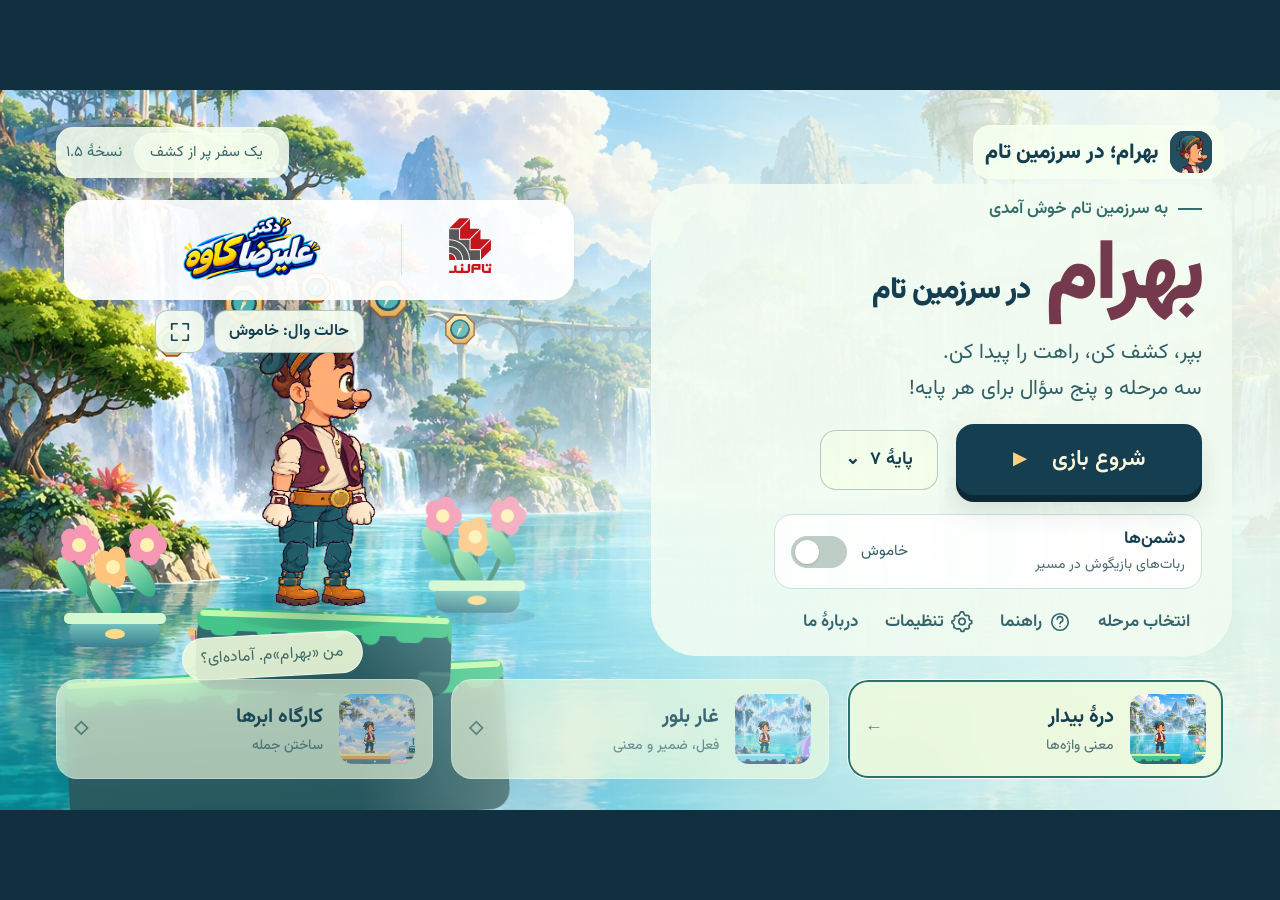
<file: index.html>
<!doctype html>
<html lang="fa" dir="rtl">
  <head>
    <meta charset="utf-8" />
    <meta
      name="viewport"
      content="width=device-width, initial-scale=1, viewport-fit=cover"
    />
    <meta name="theme-color" content="#123d4b" />
    <meta
      name="description"
      content="بهرام؛ در سرزمین تام، یک ماجراجویی پر از پرش، کشف و معماهای عربی برای پایه‌های هفتم تا نهم."
    />
    <title>بهرام؛ در سرزمین تام | سفر و کشف</title>
    <link
      rel="icon"
      type="image/png"
      href="./assets/characters/bahram/bahram-icon.png"
    />
    <link
      rel="preload"
      href="./assets/fonts/Vazirmatn.woff2"
      as="font"
      type="font/woff2"
      crossorigin
    />
    <link rel="stylesheet" href="./styles/main.css" />
  </head>
  <body>
    <main id="game-shell" aria-label="بازی بهرام؛ در سرزمین تام">
      <div
        id="game"
        role="application"
        aria-label="فضای بازی؛ حرکت با کلیدهای جهت و پرش با فاصله"
      ></div>
      <div id="ui"></div>
      <div id="confetti" aria-hidden="true"></div>
      <div id="touch" class="touch-controls" hidden dir="ltr">
        <div class="dpad">
          <button data-control="left" aria-label="حرکت به چپ">←</button
          ><button data-control="right" aria-label="حرکت به راست">→</button>
        </div>
        <button data-control="jump" class="jump-control" aria-label="پرش">
          ↑
        </button>
      </div>
      <div id="toast" role="status" aria-live="polite"></div>
      <div id="loading">
        <img
          class="loading-portrait"
          src="./assets/characters/bahram/bahram-icon.png"
          alt="بهرام"
        /><strong>بهرام؛ در سرزمین تام</strong
        ><span id="load-label">مسیرهای تام آمادهٔ سفر می‌شوند…</span>
        <div class="load-track"><i id="load-progress"></i></div>
      </div>
    </main>
    <div class="portrait-hint">برای دیدن مسیر بیشتر، گوشی را افقی بگیر ↻</div>
    <noscript>برای اجرای بازی، جاوااسکریپت مرورگر را فعال کن.</noscript>
    <script src="./assets/vendor/phaser.min.js"></script>
    <script type="module" src="./src/main.js"></script>
    <script>
      setTimeout(function () {
        if (!window.__jarqegardReady) {
          document.getElementById("load-label").textContent =
            "بازی بارگذاری نشد. فایل‌ها را از یک میزبان وب باز کن و صفحه را تازه کن.";
        }
      }, 20000);
    </script>
  </body>
</html>
</file>
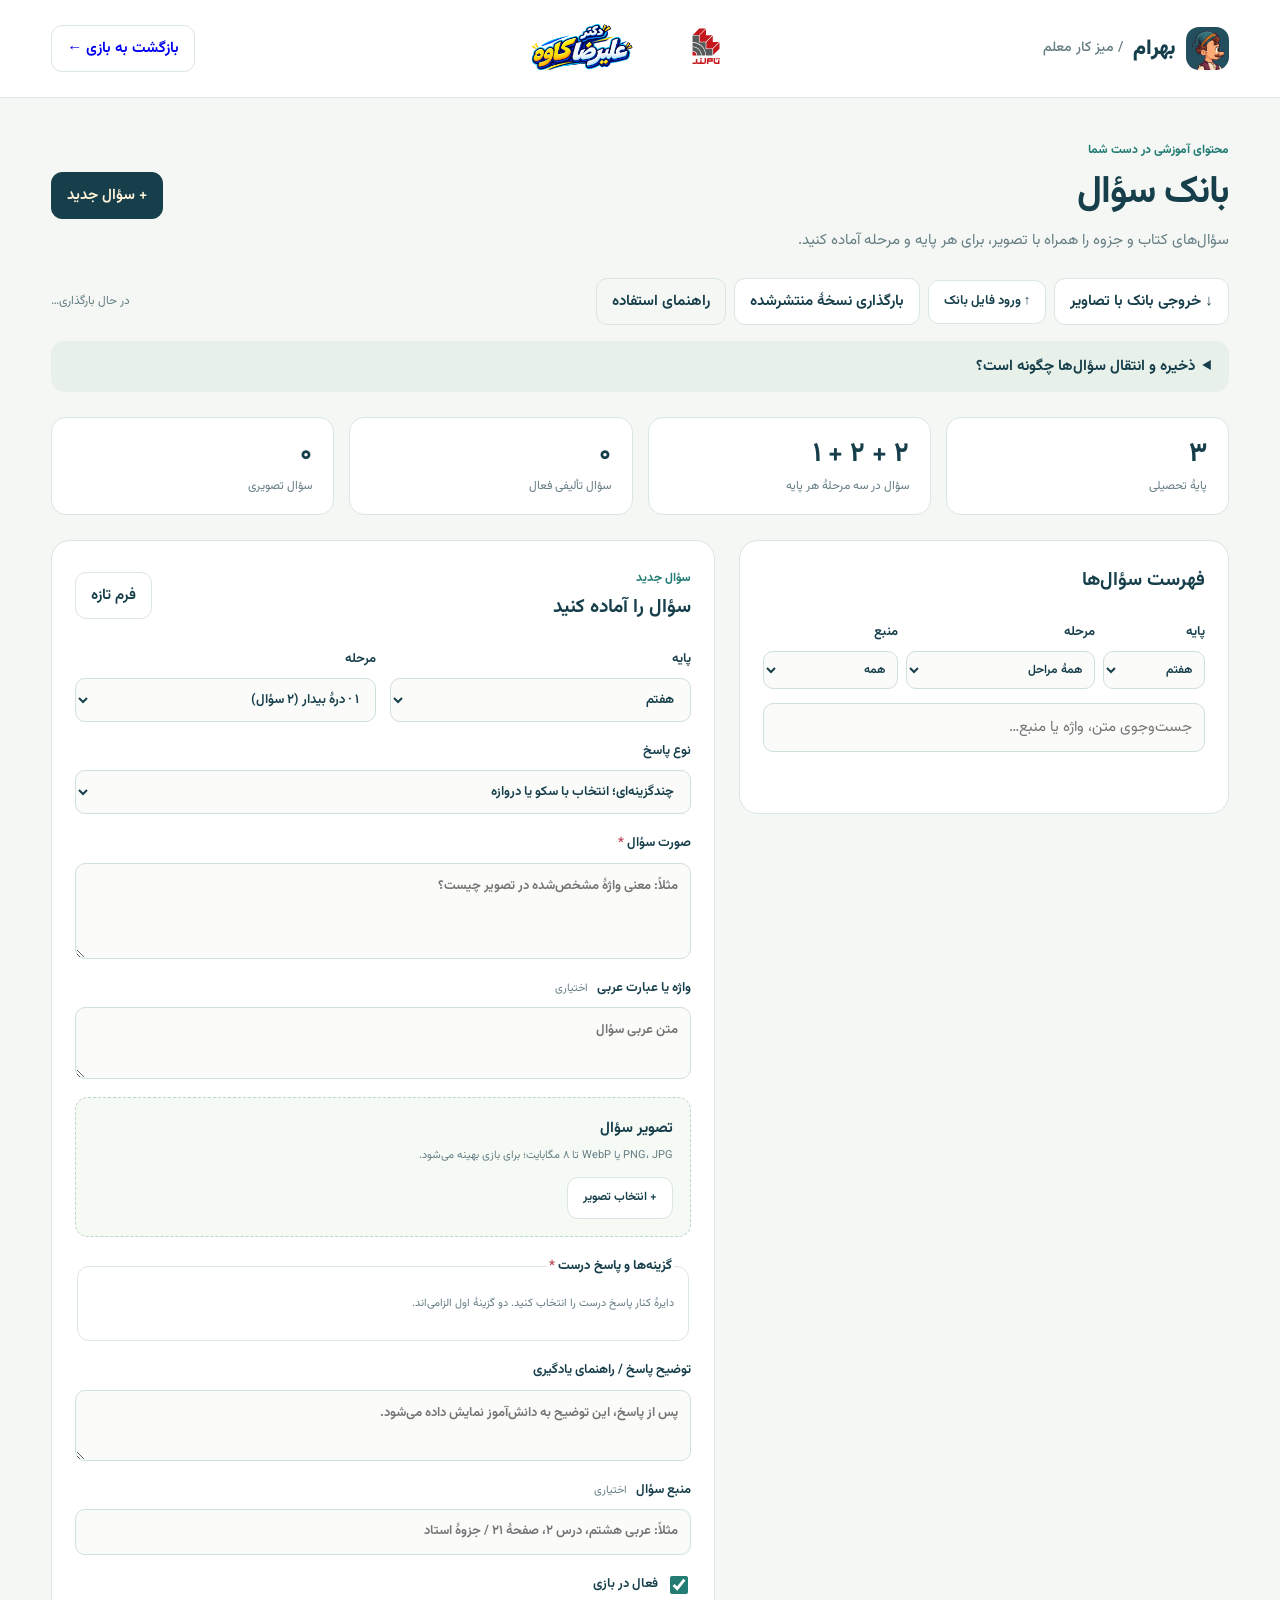
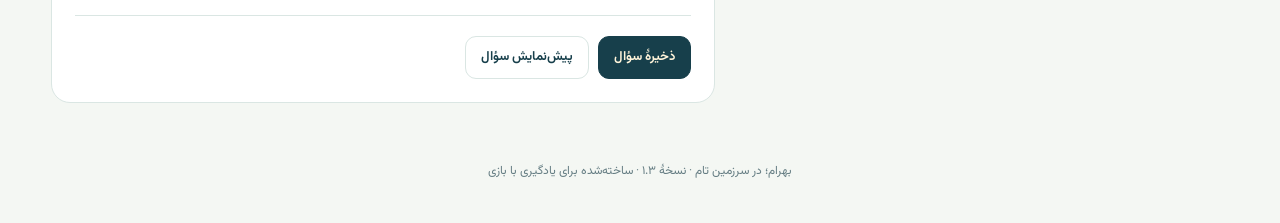
<file: question-bank.html>
<!doctype html>
<html lang="fa" dir="rtl"><head><meta charset="utf-8"><meta name="viewport" content="width=device-width, initial-scale=1"><title>بانک سؤال | بهرام در سرزمین تام</title><link rel="icon" href="./assets/characters/bahram/bahram-icon.png"><link rel="stylesheet" href="./styles/bank.css"></head>
<body>
<header class="topbar"><a class="wordmark" href="./index.html"><img src="./assets/characters/bahram/bahram-icon.png" alt="">بهرام <span>/ میز کار معلم</span></a><div class="logos"><img src="./assets/branding/Tamland-Logo.svg" alt="تاملند"><img src="./assets/branding/dr-kave-logo.png" alt="دکتر علیرضا کاوه"></div><a class="button ghost" href="./index.html">بازگشت به بازی ←</a></header>
<main><div class="page-title"><div><span class="eyebrow">محتوای آموزشی در دست شما</span><h1>بانک سؤال</h1><p>سؤال‌های کتاب و جزوه را همراه با تصویر، برای هر پایه و مرحله آماده کنید.</p></div><button class="primary" id="new-question">+ سؤال جدید</button></div>
<div class="toolbar"><button id="export">↓ خروجی بانک با تصاویر</button><label class="button" for="import">↑ ورود فایل بانک</label><input id="import" type="file" accept=".json,application/json" hidden><button id="published">بارگذاری نسخهٔ منتشرشده</button><button id="guide-button" class="ghost">راهنمای استفاده</button><span id="save-state">در حال بارگذاری…</span></div>
<details id="guide"><summary>ذخیره و انتقال سؤال‌ها چگونه است؟</summary><p>«ذخیرهٔ سؤال» تغییرات را در همین مرورگر ثبت می‌کند و بازی در همین مرورگر آن‌ها را می‌خواند. برای پشتیبان‌گیری و انتقال به دستگاه دیگر، خروجی بگیرید؛ فایل شامل تصاویر هم هست. روی دستگاه دوم آن را از «ورود فایل بانک» وارد کنید.</p><p>برای انتشار بانک برای همهٔ بازیکنان، فایل خروجی <b>question-bank.json</b> را جایگزین فایل هم‌نام کنار فایل <b>index.html</b> کنید و پوشه را دوباره روی میزبان بازی قرار دهید. «بارگذاری نسخهٔ منتشرشده» نسخهٔ محلی این مرورگر را کنار می‌گذارد و فایل میزبان را می‌خواند.</p><p>هر پایه سه مرحله با ۲، ۲ و ۱ سؤال دارد. سؤال‌های تألیفی شما در انتخاب اولویت دارند. اگر کم باشند، سؤال‌های نمونهٔ فعال همان مرحله تعداد را تکمیل می‌کنند. با غیرفعال کردن نمونه‌ها می‌توانید فقط محتوای خودتان را استفاده کنید؛ مرحله‌ای که سؤال کافی ندارد شروع نمی‌شود. اگر بیش از تعداد لازم سؤال فعال باشد، بازی از میان آن‌ها انتخاب می‌کند.</p><p>سؤال چندگزینه‌ای ۲ تا ۴ گزینه و سؤال مرتب‌سازی ۲ تا ۵ واژه یا عبارت دارد. متن سؤال و توضیح می‌توانند چندخطی باشند. پنل مخصوص مدیریت محتوای محلی است و حساب کاربری یا همگام‌سازی سرور ندارد.</p></details>
<div id="notice" role="status" aria-live="polite"></div>
<section class="overview" aria-label="تعداد سؤال‌ها"><div><b>۳</b><span>پایهٔ تحصیلی</span></div><div><b>۲ + ۲ + ۱</b><span>سؤال در سه مرحلهٔ هر پایه</span></div><div><b id="authored-count">۰</b><span>سؤال تألیفی فعال</span></div><div><b id="image-count">۰</b><span>سؤال تصویری</span></div></section>
<div class="workspace"><section class="library-panel"><div class="panel-heading"><h2>فهرست سؤال‌ها</h2><span id="list-count"></span></div><div class="filters"><label>پایه<select id="filter-grade"><option value="7">هفتم</option><option value="8">هشتم</option><option value="9">نهم</option></select></label><label>مرحله<select id="filter-stage"><option value="0">همهٔ مراحل</option><option value="1">۱ · درهٔ بیدار</option><option value="2">۲ · غار بلور</option><option value="3">۳ · کارگاه ابرها</option></select></label><label>منبع<select id="filter-source"><option value="all">همه</option><option value="authored">تألیفی من</option><option value="sample">نمونه‌های بازی</option></select></label></div><input id="search" type="search" placeholder="جست‌وجوی متن، واژه یا منبع…" aria-label="جست‌وجوی سؤال"><div id="coverage"></div><div id="question-list"></div></section>
<section class="edit-panel"><div class="panel-heading"><div><span class="eyebrow" id="editor-mode">سؤال جدید</span><h2>سؤال را آماده کنید</h2></div><button id="reset-form" class="ghost">فرم تازه</button></div>
<form id="question-form"><div class="form-row"><label>پایه<select id="grade"><option value="7">هفتم</option><option value="8">هشتم</option><option value="9">نهم</option></select></label><label>مرحله<select id="stage"><option value="1">۱ · درهٔ بیدار (۲ سؤال)</option><option value="2">۲ · غار بلور (۲ سؤال)</option><option value="3">۳ · کارگاه ابرها (۱ سؤال)</option></select></label></div>
<label>نوع پاسخ<select id="answer-type"><option value="choice">چندگزینه‌ای؛ انتخاب با سکو یا دروازه</option><option value="order">مرتب‌سازی واژه‌ها یا عبارت‌ها</option></select></label>
<label>صورت سؤال <span class="required">*</span><textarea id="prompt" rows="3" maxlength="1200" required placeholder="مثلاً: معنی واژهٔ مشخص‌شده در تصویر چیست؟"></textarea></label>
<label>واژه یا عبارت عربی <span class="optional">اختیاری</span><textarea id="arabic" rows="2" maxlength="600" placeholder="متن عربی سؤال"></textarea></label>
<div class="image-upload"><div><b>تصویر سؤال</b><p>PNG، JPG یا WebP تا ۸ مگابایت؛ برای بازی بهینه می‌شود.</p><label class="button" for="image-file">+ انتخاب تصویر</label><input id="image-file" type="file" accept="image/png,image/jpeg,image/webp" hidden><button id="remove-image" type="button" class="ghost" hidden>حذف تصویر</button></div><img id="image-preview" alt="پیش‌نمایش تصویر انتخاب‌شده" hidden></div>
<label id="image-alt-label" hidden>توضیح تصویر برای دسترس‌پذیری<input id="image-alt" maxlength="300" placeholder="مثلاً: تصویر یک کلاس و سه دانش‌آموز"></label>
<fieldset id="choices-field"><legend>گزینه‌ها و پاسخ درست <span class="required">*</span></legend><p class="field-help">دایرهٔ کنار پاسخ درست را انتخاب کنید. دو گزینهٔ اول الزامی‌اند.</p><div id="choices-inputs"></div></fieldset>
<label id="tokens-field" hidden>واژه‌ها به ترتیب درست <span class="required">*</span><textarea id="tokens" rows="5" placeholder="هر واژه یا عبارت در یک خط؛ بین ۲ تا ۵ خط"></textarea><span class="field-help">بازی ترتیب آن‌ها را به‌هم می‌ریزد و دانش‌آموز آن‌ها را مرتب می‌کند.</span></label>
<label>توضیح پاسخ / راهنمای یادگیری<textarea id="explanation" rows="2" maxlength="600" placeholder="پس از پاسخ، این توضیح به دانش‌آموز نمایش داده می‌شود."></textarea></label>
<label>منبع سؤال <span class="optional">اختیاری</span><input id="source" maxlength="200" placeholder="مثلاً: عربی هشتم، درس ۲، صفحهٔ ۲۱ / جزوهٔ استاد"></label>
<label class="check-label"><input id="enabled" type="checkbox" checked>فعال در بازی</label>
<div class="form-actions"><button class="primary" type="submit" id="save">ذخیرهٔ سؤال</button><button type="button" id="preview-button">پیش‌نمایش سؤال</button><button class="danger" id="delete" type="button" hidden>حذف</button></div></form>
<div id="question-preview" hidden aria-label="پیش‌نمایش سؤال"></div></section></div>
</main><footer>بهرام؛ در سرزمین تام · نسخهٔ ۱.۳ · ساخته‌شده برای یادگیری با بازی</footer>
<script type="module" src="./src/editor/editor.js"></script></body></html>
</file>
<file: styles/main.css>
@font-face {
  font-family: Vazirmatn;
  src: url("../assets/fonts/Vazirmatn.woff2") format("woff2");
  font-weight: 100 900;
  font-style: normal;
  font-display: swap;
}
:root {
  color-scheme: light;
  --ink: #153e50;
  --muted: #52737b;
  --cream: #fff6dc;
  --gold: #ffd17e;
  --teal: #267f79;
  --berry: #75394e;
  --line: rgba(28, 77, 83, 0.15);
}
* {
  box-sizing: border-box;
}
html,
body {
  margin: 0;
  width: 100%;
  height: 100%;
  overflow: hidden;
  background: #102f3f;
}
body,
button,
input,
select {
  font-family: Vazirmatn, Tahoma, sans-serif;
}
button {
  cursor: pointer;
  border: 0;
  font-size: 18px;
  font-weight: 650;
  color: var(--ink);
  transition:
    transform 0.16s,
    background 0.16s,
    box-shadow 0.16s;
  -webkit-tap-highlight-color: transparent;
}
button:hover {
  transform: translateY(-2px);
}
button:active {
  transform: translateY(1px);
}
button:focus-visible,
input:focus-visible,
select:focus-visible {
  outline: 3px solid #dd9e43;
  outline-offset: 5px;
}
button:disabled {
  cursor: default;
  transform: none;
  opacity: 0.58;
}
button svg {
  width: 22px;
  height: 22px;
  fill: none;
  stroke: currentColor;
  stroke-width: 1.8;
  stroke-linecap: round;
  stroke-linejoin: round;
  flex: none;
}
#game-shell {
  position: absolute;
  left: 50%;
  top: 50%;
  transform: translate(-50%, -50%);
  width: min(100vw, 177.7778vh);
  height: min(100vh, 56.25vw);
  overflow: hidden;
  isolation: isolate;
}
#game {
  position: absolute;
  inset: 0;
}
#game canvas {
  display: block !important;
  width: 100% !important;
  height: 100% !important;
}
#ui {
  width: 1280px;
  height: 720px;
  position: absolute;
  top: 0;
  left: 0;
  transform-origin: top left;
  pointer-events: none;
  z-index: 3;
}
#ui button,
#ui input,
#ui select {
  pointer-events: auto;
}
#ui .modal-backdrop {
  pointer-events: auto;
}
.screen {
  position: absolute;
  inset: 0;
  animation: appear 0.35s ease-out;
}
.menu-screen {
  padding: 35px 56px;
}
.brand {
  display: flex;
  align-items: center;
  gap: 12px;
  font-size: 21px;
  font-weight: 850;
  padding: 6px 12px;
  border-radius: 17px;
  background: #f6fff0ed;
}
.brand-mark {
  display: grid;
  place-items: center;
  width: 42px;
  height: 42px;
  border-radius: 14px;
  background: var(--ink);
  color: var(--gold);
  font-size: 29px;
  object-fit: cover;
}
.menu-top {
  display: flex;
  align-items: center;
  justify-content: space-between;
  color: var(--ink);
}
.menu-meta {
  font-size: 15px;
  color: #38666c;
  display: flex;
  gap: 12px;
  align-items: center;
  background: #f6fff0e0;
  padding: 6px 10px;
  border-radius: 17px;
}
.mini-pill {
  background: #f7ffedaa;
  border: 1px solid #fff7;
  border-radius: 100px;
  padding: 7px 15px;
}
.hero-copy {
  position: absolute;
  right: 78px;
  top: 106px;
  width: 510px;
  color: var(--ink);
}
.eyebrow {
  display: flex;
  align-items: center;
  gap: 10px;
  font-size: 17px;
  letter-spacing: 0;
  font-weight: 600;
  color: #326d6c;
}
.eyebrow:before {
  content: "";
  display: inline-block;
  width: 24px;
  height: 2px;
  background: currentColor;
}
.hero-copy h1 {
  font-size: 84px;
  line-height: 1.12;
  margin: 9px 0 10px;
  font-weight: 950;
  letter-spacing: -3px;
}
.hero-name {
  display: inline-block;
  color: var(--berry);
}
.hero-subtitle {
  display: inline-block;
  margin-right: 16px;
  font-size: 30px;
  letter-spacing: -1px;
  color: var(--ink);
}
.loading-portrait {
  width: 88px;
  height: 88px;
  border-radius: 25px;
  margin-bottom: 12px;
}
.hero-copy p {
  font-size: 21px;
  line-height: 1.7;
  margin: 0 0 18px;
  color: #315f66;
  max-width: 440px;
}
.primary {
  display: flex;
  align-items: center;
  justify-content: center;
  gap: 26px;
  background: var(--ink);
  color: var(--cream);
  padding: 18px 32px;
  min-width: 246px;
  border-radius: 18px;
  box-shadow:
    0 7px 0 #0c2934,
    0 16px 25px #21485422;
  font-size: 22px;
}
.primary:hover {
  background: #22586a;
}
.primary .play-icon {
  font-size: 17px;
  color: var(--gold);
}
.hero-actions {
  display: flex;
  gap: 18px;
  align-items: center;
}
.secondary {
  border: 1.5px solid #315e6850;
  background: #f5ffe477;
  border-radius: 16px;
  padding: 15px 24px;
  min-height: 55px;
  display: flex;
  align-items: center;
  justify-content: center;
  gap: 10px;
}
.hero-tools {
  display: flex;
  gap: 3px;
  margin-top: 12px;
}
.enemy-option {
  display: flex;
  align-items: center;
  gap: 14px;
  margin-top: 19px;
  padding: 11px 16px;
  background: #ffffffd9;
  border: 1px solid #c9e2df;
  border-radius: 18px;
  max-width: 428px;
}
.enemy-option div {
  flex: 1;
}
.enemy-option strong {
  display: block;
  font-size: 17px;
}
.enemy-option small {
  color: #4c6970;
  font-size: 14px;
}
#enemy-status {
  font-size: 15px;
  color: #345c63;
}
.about-content {
  min-height: 190px;
  white-space: pre-line;
}
.menu-screen::before {
  content: "";
  position: absolute;
  inset: 0;
  background: linear-gradient(
    90deg,
    #eaf9ff00 28%,
    #f2fbefa8 58%,
    #f2fbefeb 100%
  );
  pointer-events: none;
  z-index: -1;
}
.text-btn {
  background: transparent;
  color: #37646b;
  padding: 8px 12px;
  display: flex;
  align-items: center;
  gap: 7px;
  font-size: 17px;
}
.hero-note {
  position: absolute;
  left: 182px;
  top: 544px;
  background: #ecf8d8e8;
  border: 1px solid #fff9;
  border-radius: 30px;
  padding: 8px 18px;
  color: #436c65;
  font-size: 16px;
  transform: rotate(-3deg);
}
.level-strip {
  position: absolute;
  left: 56px;
  right: 56px;
  bottom: 31px;
  display: flex;
  gap: 18px;
  direction: rtl;
}
.level-mini {
  display: flex;
  align-items: center;
  gap: 16px;
  flex: 1;
  text-align: right;
  padding: 14px 17px;
  background: #effbdcda;
  backdrop-filter: blur(9px);
  border-radius: 21px;
  border: 1px solid #ffffffaa;
  box-shadow: 0 8px 20px #1647420c;
}
.level-mini .mini-art {
  width: 76px;
  height: 70px;
  object-fit: cover;
  border-radius: 14px;
}
.level-mini strong {
  display: block;
  font-size: 20px;
}
.level-mini small {
  display: block;
  color: #58777a;
  margin-top: 2px;
  font-size: 14px;
  font-weight: 450;
}
.level-mini .mini-status {
  margin-right: auto;
  font-size: 18px;
  color: #5d8382;
}
.level-mini.locked {
  opacity: 0.75;
}
.level-mini.active {
  box-shadow: inset 0 0 0 2px #2a736b;
}
.hud {
  position: absolute;
  top: 22px;
  left: 27px;
  right: 27px;
  display: flex;
  justify-content: space-between;
  align-items: flex-start;
  direction: ltr;
  gap: 14px;
}
.hud-group {
  display: flex;
  gap: 10px;
  align-items: center;
}
.hud-chip {
  display: flex;
  align-items: center;
  gap: 9px;
  background: #f3faeeef;
  border: 1px solid #fff8;
  border-radius: 18px;
  padding: 10px 18px;
  box-shadow: 0 5px 20px #183e4712;
  color: var(--ink);
  font-size: 19px;
  direction: rtl;
  min-height: 50px;
  font-weight: 700;
}
.token-icon {
  display: inline-flex;
  color: #b87c28;
}
.token-icon svg {
  width: 26px;
  height: 26px;
  fill: none;
  stroke: currentColor;
  stroke-width: 1.8;
  stroke-linejoin: round;
}
.hud-secondary {
  color: #5f7f7d;
  font-size: 14px;
  font-weight: 500;
}
.hud-score {
  font-variant-numeric: tabular-nums;
}
.hud-level {
  direction: rtl;
  text-align: right;
  background: #174758ef;
  color: #ecf8e8;
  padding: 11px 19px;
  border-radius: 18px;
  min-width: 202px;
}
.hud-level strong {
  font-size: 16px;
  font-weight: 650;
}
.progress-track {
  height: 4px;
  background: #ffffff25;
  border-radius: 10px;
  margin-top: 7px;
  width: 164px;
  overflow: hidden;
}
.progress-track i {
  display: block;
  background: #ffdb86;
  height: 100%;
  width: 0;
  border-radius: 10px;
  transition: width 0.3s;
}
.icon-btn {
  display: grid;
  place-items: center;
  width: 50px;
  height: 50px;
  border: 1px solid #fff9;
  border-radius: 17px;
  background: #f3faeeee;
}
.combo-chip {
  color: #9d6826;
  background: #fff0cdef;
}
.combo-chip.bonus {
  background: #ffdb86;
  color: #294e58;
}
.level-intro {
  position: absolute;
  top: 137px;
  left: 50%;
  transform: translateX(-50%);
  text-align: center;
  background: #164455e8;
  border: 1px solid #daf8d933;
  border-radius: 23px;
  padding: 14px 40px;
  color: var(--cream);
  min-width: 380px;
  animation: fade-intro 4.8s both;
}
.level-intro small {
  font-size: 16px;
  color: #b4dbd0;
}
.level-intro h2 {
  font-size: 32px;
  margin: 0 0 4px;
}
.level-intro p {
  margin: 0;
  font-size: 18px;
  color: #dce9dc;
}
.checkpoint-toast {
  position: absolute;
  top: 102px;
  left: 50%;
  transform: translateX(-50%);
}
.modal-backdrop {
  position: absolute;
  inset: 0;
  background: #123b4e77;
  backdrop-filter: blur(9px);
  display: grid;
  place-items: center;
  z-index: 10;
}
.panel {
  background: #f5f9ed;
  border: 1px solid #fff;
  border-radius: 30px;
  padding: 30px 36px;
  width: 580px;
  max-height: 650px;
  overflow: auto;
  box-shadow: 0 28px 90px #15364244;
  color: var(--ink);
}
.panel.wide {
  width: 1090px;
}
.panel-head {
  display: flex;
  align-items: center;
  justify-content: space-between;
  margin-bottom: 18px;
}
.panel h2 {
  margin: 0;
  font-size: 29px;
  font-weight: 800;
}
.close-btn {
  width: 39px;
  height: 39px;
  display: grid;
  place-items: center;
  border-radius: 13px;
  background: #e3eddf;
  font-size: 24px;
}
.panel p {
  font-size: 18px;
  line-height: 1.85;
  color: #56757a;
  margin: 5px 0 22px;
}
.panel .primary {
  width: 100%;
  margin-top: 18px;
  box-shadow: 0 5px 0 #0c2934;
}
.panel .secondary {
  width: 100%;
  margin-top: 13px;
}
.grade-options {
  display: flex;
  gap: 14px;
}
.grade-card {
  flex: 1;
  padding: 22px 5px;
  border-radius: 19px;
  background: #e4eedf;
  border: 2px solid transparent;
  font-size: 21px;
}
.grade-card strong {
  display: block;
  font-size: 34px;
}
.grade-card.selected {
  border-color: var(--teal);
  background: #d6eadc;
}
.sample-note {
  font-size: 14px !important;
  margin-top: 18px !important;
}
.setting-row {
  display: flex;
  align-items: center;
  justify-content: space-between;
  border-bottom: 1px solid var(--line);
  padding: 17px 0;
  font-size: 19px;
}
.setting-row small {
  display: block;
  font-size: 14px;
  color: #6f8686;
  margin-top: 2px;
}
.switch {
  width: 56px;
  height: 32px;
  border-radius: 20px;
  background: #becdc6;
  position: relative;
}
.switch:after {
  content: "";
  position: absolute;
  width: 24px;
  height: 24px;
  border-radius: 50%;
  background: #fff;
  top: 4px;
  left: 4px;
  box-shadow: 0 1px 3px #0002;
  transition: left 0.2s;
}
.switch[aria-checked="true"] {
  background: #35877b;
}
.switch[aria-checked="true"]:after {
  left: 28px;
}
input[type="range"] {
  accent-color: #34897c;
  width: 180px;
}
.settings-footer {
  display: flex;
  justify-content: space-between;
  margin-top: 15px;
}
.settings-footer .text-btn {
  font-size: 15px;
}
.help-grid {
  display: grid;
  grid-template-columns: 1fr 1fr;
  gap: 16px;
}
.help-item {
  border-radius: 18px;
  background: #e5eedf;
  padding: 17px;
}
.help-item strong {
  display: block;
  font-size: 18px;
  margin-bottom: 6px;
}
.help-item span {
  font-size: 16px;
  line-height: 1.8;
  color: #517275;
}
kbd {
  display: inline-block;
  border-radius: 6px;
  background: #fff;
  padding: 2px 7px;
  color: #345b68;
  font-size: 15px;
  box-shadow: 0 2px 0 #cfddd1;
  font-family: inherit;
  direction: ltr;
}
.help-learning {
  display: flex;
  gap: 20px;
  border-top: 1px solid var(--line);
  padding-top: 16px;
  margin-top: 20px;
}
.help-learning > div {
  flex: 1;
}
.help-learning b {
  font-size: 19px;
  display: block;
}
.help-learning p {
  font-size: 16px;
  margin: 7px 0;
}
.level-grid {
  display: flex;
  gap: 22px;
}
.level-card {
  flex: 1;
  background: #e6eedf;
  border: 2px solid transparent;
  border-radius: 22px;
  padding: 13px;
  text-align: right;
}
.level-card.selected {
  border-color: #3f9081;
}
.level-card img {
  width: 100%;
  height: 175px;
  object-fit: cover;
  border-radius: 14px;
}
.level-card h3 {
  font-size: 23px;
  margin: 13px 3px 5px;
}
.level-card p {
  font-size: 16px;
  line-height: 1.7;
  margin: 0 3px 10px;
  min-height: 55px;
}
.level-card .level-stars {
  color: #bb8b3b;
  font-size: 22px;
  padding: 0 3px;
}
.level-card .lock-note {
  font-size: 15px;
  color: #657f7c;
  padding: 5px 3px;
}
.result-panel {
  text-align: center;
  width: 660px;
}
.result-panel h2 {
  font-size: 36px;
}
.result-symbol {
  font-size: 45px;
  color: #ba8b37;
  margin-bottom: 4px;
  letter-spacing: 9px;
  direction: ltr;
}
.result-kicker {
  font-size: 17px;
  color: #4a807a;
}
.result-panel p {
  margin-bottom: 19px;
}
.stats-grid {
  display: grid;
  grid-template-columns: repeat(4, 1fr);
  gap: 10px;
  direction: rtl;
  margin: 25px -10px;
}
.stat {
  border-radius: 17px;
  background: #e6eedf;
  padding: 17px 3px;
}
.stat b {
  display: block;
  font-size: 29px;
  font-weight: 750;
}
.stat span {
  font-size: 13px;
  color: #5f7d7d;
}
.result-buttons {
  display: flex;
  gap: 13px;
}
.result-buttons .primary {
  width: 100%;
  min-width: 0;
}
.result-buttons .secondary {
  width: auto;
  min-width: 130px;
  margin-top: 18px;
}
.result-foot {
  display: flex;
  justify-content: center;
  margin-top: 18px;
}
.pause-caption {
  font-size: 45px;
  text-align: center;
  color: #448b7a;
  margin: 0 0 12px;
}
#toast {
  position: absolute;
  z-index: 6;
  bottom: 19%;
  left: 50%;
  transform: translate(-50%, 10px);
  opacity: 0;
  max-width: 79%;
  border-radius: 18px;
  padding: 10px 23px;
  background: #edf9e9f5;
  color: #285e60;
  box-shadow: 0 7px 23px #24454c25;
  text-align: center;
  font-size: clamp(12px, 1.55vw, 22px);
  font-weight: 550;
  pointer-events: none;
  transition:
    opacity 0.18s,
    transform 0.18s;
}
#toast.show {
  opacity: 1;
  transform: translate(-50%, 0);
}
#toast.good {
  background: #1d6e65f5;
  color: #fff1cd;
}
.touch-controls {
  position: absolute;
  z-index: 5;
  left: 3%;
  right: 3%;
  bottom: 3%;
  display: flex;
  justify-content: space-between;
  pointer-events: none;
}
.touch-controls[hidden] {
  display: none;
}
.dpad {
  display: flex;
  gap: 12px;
}
.touch-controls button {
  pointer-events: auto;
  touch-action: none;
  width: clamp(47px, 7.5vw, 88px);
  height: clamp(45px, 7vw, 82px);
  border-radius: 24%;
  background: #f5f6dfaa;
  border: 2px solid #ffffff77;
  font-size: clamp(25px, 3vw, 39px);
  color: #254e5c;
  user-select: none;
}
.touch-controls .jump-control {
  background: #ffdc8cda;
}
.touch-controls button.pressed {
  background: #fff0c4;
  transform: scale(0.92);
}
.portrait-hint {
  display: none;
  position: fixed;
  bottom: 15%;
  width: 100%;
  text-align: center;
  padding: 20px;
  color: #d9e8df;
  font-size: 17px;
  pointer-events: none;
}
#loading {
  position: absolute;
  inset: 0;
  z-index: 20;
  background: #153e50;
  color: #eff7df;
  display: flex;
  align-items: center;
  justify-content: center;
  flex-direction: column;
  gap: 16px;
  font-size: 17px;
}
#loading strong {
  font-size: 35px;
}
.loading-spark {
  font-size: 60px;
  color: #ffdb8b;
  animation: pulse 1.5s infinite;
}
.load-track {
  width: 210px;
  height: 4px;
  background: #ffffff22;
  border-radius: 4px;
  overflow: hidden;
}
.load-track i {
  display: block;
  height: 100%;
  width: 15%;
  background: #ffdb8b;
  transition: width 0.2s;
}
#load-label {
  max-width: 90%;
  text-align: center;
}
.debug-panel {
  pointer-events: auto;
  position: absolute;
  bottom: 8px;
  left: 8px;
  background: #153544ed;
  color: #fff;
  font: 12px monospace;
  padding: 10px;
  border-radius: 10px;
  z-index: 20;
  max-width: 700px;
  direction: ltr;
  max-height: 160px;
  overflow: auto;
}
.debug-panel button,
.debug-panel select {
  font: 12px monospace;
  padding: 5px;
  margin: 3px;
  border-radius: 5px;
}
.debug-readout {
  white-space: pre-wrap;
  max-height: 77px;
  overflow: auto;
  margin-top: 6px;
  font-size: 11px;
}
.reduced-motion * {
  animation: none !important;
  transition: none !important;
}
@keyframes appear {
  from {
    opacity: 0;
    transform: translateY(8px);
  }
  to {
    opacity: 1;
    transform: translateY(0);
  }
}
@keyframes pulse {
  50% {
    opacity: 0.55;
    transform: scale(0.9);
  }
}
@keyframes fade-intro {
  0% {
    opacity: 0;
  }
  10%,
  68% {
    opacity: 1;
  }
  100% {
    opacity: 0;
    visibility: hidden;
  }
}
@media (orientation: portrait) and (max-width: 900px) {
  .portrait-hint {
    display: block;
  }
  #game-shell {
    top: 43%;
  }
  .touch-controls button {
    min-width: 48px;
    min-height: 45px;
  }
}
@media (prefers-reduced-motion: reduce) {
  * {
    scroll-behavior: auto;
  }
  .screen,
  .loading-spark {
    animation: none;
  }
  button {
    transition: none;
  }
}
/* Preserve practical type sizes inside the fixed game stage on smaller screens. */
.compact-ui .hero-copy p {
  font-size: 24px;
  line-height: 1.55;
}
.compact-ui .hero-tools .text-btn {
  font-size: 20px;
  padding: 8px 9px;
}
.compact-ui .enemy-option {
  padding: 8px 14px;
  max-width: 100%;
}
.compact-ui .primary {
  font-size: 28px;
}
.compact-ui .text-btn {
  font-size: 23px;
}
.compact-ui .secondary {
  font-size: 24px;
}
.compact-ui .level-mini small {
  font-size: 19px;
}
.compact-ui .hud-chip {
  font-size: 25px;
  padding: 8px 13px;
}
.compact-ui .hud-secondary {
  font-size: 19px;
}
.compact-ui .hud-level strong {
  font-size: 22px;
}
.compact-ui .icon-btn {
  width: 59px;
  height: 59px;
}
.compact-ui .panel:not(.wide) {
  width: 760px;
}
.compact-ui .panel p {
  font-size: 25px;
}
.compact-ui .setting-row {
  font-size: 26px;
  padding: 13px 0;
}
.compact-ui .setting-row small {
  font-size: 20px;
}
.compact-ui .switch {
  width: 70px;
  height: 40px;
}
.compact-ui .switch:after {
  width: 32px;
  height: 32px;
}
.compact-ui .switch[aria-checked="true"]:after {
  left: 34px;
}
.compact-ui .sample-note {
  font-size: 20px !important;
}
.compact-ui .help-item span,
.compact-ui .help-learning p {
  font-size: 23px;
}
.compact-ui .help-item strong,
.compact-ui .help-learning b {
  font-size: 26px;
}
.compact-ui .stat span {
  font-size: 19px;
}
.compact-ui .grade-card {
  font-size: 27px;
}
/* Partner branding and in-world question reader */
.partner-brands {position:absolute;left:64px;top:110px;display:flex;align-items:center;justify-content:center;gap:20px;width:510px;height:100px;padding:8px 22px;border-radius:24px;background:#ffffffeb;box-shadow:0 5px 24px #1a4f5c12;}
.partner-brands img {object-fit:contain;display:block;}
.partner-brands .tamland-logo {width:96px;height:90px;}
.partner-brands .kave-logo {width:260px;height:94px;}
.partner-brands>span {height:50px;width:1px;background:#d2e4dd;}
.partner-brands.small {top:17px;left:513px;width:254px;height:57px;gap:10px;padding:4px 13px;border-radius:15px;}
.partner-brands.small .tamland-logo {width:51px;height:49px;}
.partner-brands.small .kave-logo {width:143px;height:54px;}
.partner-brands.small>span {height:30px;}
.live-question {position:absolute;top:143px;left:125px;width:1030px;height:226px;padding:20px 26px;border:1px solid #ddf7df77;border-radius:25px;background:#153e50f5;color:#fff5db;display:flex;gap:24px;box-shadow:0 12px 30px #0b283332;pointer-events:auto;}
.question-copy {flex:1;min-width:0;overflow:auto;scrollbar-width:thin;}
.question-copy small {font-size:17px;color:#a9ded4;}
.question-copy p {font-size:25px;line-height:1.6;margin:8px 0;white-space:pre-wrap;overflow-wrap:anywhere;}
.question-arabic {color:#ffda86;font-size:28px;line-height:1.6;white-space:pre-wrap;}
.question-image-button {position:relative;width:290px;flex-shrink:0;background:#fff;border-radius:14px;padding:6px;overflow:hidden;}
.question-image-button img {width:100%;height:100%;object-fit:contain;}
.question-image-button span {position:absolute;bottom:5px;left:5px;background:#153e50e8;color:white;padding:3px 9px;border-radius:9px;font-size:12px;}
.enlarged-question {height:420px;overflow:auto;text-align:center;background:white;border-radius:14px;}
.enlarged-question img {max-width:100%;min-height:100%;object-fit:contain;}
#confetti {position:absolute;inset:0;z-index:12;overflow:hidden;pointer-events:none;}
#confetti i {position:absolute;top:-20px;display:block;animation:paper-fall 3s ease-in forwards;}
@keyframes paper-fall {0% {transform:translate3d(0,-20px,0) rotate(0);opacity:1;} 85% {opacity:1;} 100% {transform:translate3d(var(--drift),var(--fall,800px),0) rotate(var(--spin));opacity:0;}}

.question-option-list {font-size:21px;line-height:1.8;white-space:pre-wrap;}

#hud-learn {direction:ltr;unicode-bidi:isolate;}
.question-copy .question-explanation {font-size:20px;color:#b8f3d7;}
/* Fixed question panel; the camera and answer arena use one lock. */
.live-question {top:108px;left:106px;width:1068px;height:308px;padding:14px 20px;display:grid;grid-template-rows:auto minmax(0,1fr) auto;gap:9px;background:#123c4b;border:2px solid #9ddbc8;box-shadow:0 8px 24px #092d3b55;z-index:5;transform:none;animation:none;}
.question-heading {display:flex;align-items:center;justify-content:space-between;gap:12px;min-height:38px;}
.question-caption {font-size:19px;font-weight:650;line-height:1.4;color:#c4ece0;}
.question-expand {min-height:38px;white-space:nowrap;font-size:17px;border-radius:10px;padding:5px 12px;background:#eff8e8;color:#153e50;}
.question-expand:hover,.question-image-button:hover {transform:none;}
.question-body {display:flex;align-items:stretch;gap:22px;min-height:0;}
.question-copy {min-height:0;scrollbar-color:#91c9bc #1c4a58;scroll-padding-block:8px;overscroll-behavior:contain;}
.question-copy:focus-visible {outline:2px solid #ffd27e;outline-offset:3px;}
.question-copy p {font-size:27px;line-height:1.55;margin:2px 0 8px;}
.question-arabic {font-size:31px;line-height:1.55;}
.question-image-button {width:260px;min-height:0;}
.question-status {font-size:20px;line-height:1.5;border-top:1px solid #7db6af66;padding-top:7px;min-height:38px;max-height:70px;overflow:auto;color:#f9edc9;}
.question-status.correct {color:#aaf2bd;}
.question-option-list {font-size:23px;line-height:1.7;}
.question-option-list .taken {color:#aaf2bd;}
.question-detail {max-height:440px;overflow:auto;padding:10px 18px;font-size:27px;line-height:1.7;white-space:pre-wrap;}
.question-detail p {font-size:inherit;white-space:pre-wrap;overflow-wrap:anywhere;}
.question-detail img {display:block;max-width:100%;max-height:none;height:auto;margin:12px auto;background:white;border-radius:12px;}
.question-detail .detail-arabic {color:#936323;}
.question-detail ol {white-space:normal;}
.display-actions {position:absolute;left:79px;top:220px;width:285px;display:flex;gap:9px;align-items:center;}
.display-actions button {min-height:43px;font-size:16px;border:1px solid #2d686c55;border-radius:13px;background:#f5fbeeee;padding:8px 14px;}
.display-actions button[aria-pressed=true] {background:#174b56;color:#fff5d7;}
.display-actions button:last-child {display:grid;place-items:center;width:50px;padding:8px;}
/* Wall mode fits the complete 16:9 scene with a 3% safe inset on any screen. */
.wall-mode {background:#061b27;}
.wall-mode #game-shell {top:50%;}
.wall-mode .portrait-hint {display:none;}
.wall-mode .live-question {top:103px;height:315px;border-width:3px;padding:14px 21px;}
.wall-mode .question-copy p {font-size:33px;font-weight:650;line-height:1.5;}
.wall-mode .question-copy .question-explanation {font-size:27px;}
.wall-mode .question-caption {font-size:23px;}
.wall-mode .question-expand {font-size:20px;min-height:43px;}
.wall-mode .question-arabic {font-size:36px;font-weight:750;}
.wall-mode .question-status {font-size:25px;font-weight:600;}
.wall-mode .question-option-list {font-size:28px;line-height:1.65;}
.wall-mode .question-image-button {width:300px;}
.wall-mode .question-image-button span {font-size:16px;}
.wall-mode .hud {top:22px;left:30px;right:30px;}
.wall-mode .hud-chip {font-size:25px;background:#f3faee;padding:8px 12px;}
.wall-mode .hud-secondary {font-size:17px;color:#315957;}
.wall-mode .hud-level strong {font-size:21px;}
.wall-mode .combo-chip {display:none;}
.wall-mode .icon-btn {width:54px;height:54px;}
.wall-mode .partner-brands.small {background:#fff;}
.wall-mode .hero-copy p {font-size:25px;line-height:1.55;}
.wall-mode .display-actions button {font-size:18px;}
.wall-mode .level-mini small {font-size:18px;}
.wall-mode .hero-tools .text-btn {font-size:20px;}
.wall-mode .setting-row {font-size:23px;}
.wall-mode .setting-row small {font-size:17px;}
.wall-mode .panel {max-height:640px;}
.wall-mode .question-detail {font-size:32px;max-height:460px;}
.wall-mode .panel p {font-size:23px;}
.wall-mode .panel .question-detail p {font-size:inherit;}
.wall-mode .touch-controls button {min-width:calc(74px * var(--stage-scale,1));min-height:calc(64px * var(--stage-scale,1));font-size:calc(32px * var(--stage-scale,1));}
.wall-mode #toast {font-size:clamp(22px,2.1vw,66px);max-width:80%;}
</file>
<file: styles/bank.css>
@font-face{font-family:Vazirmatn;src:url('../assets/fonts/Vazirmatn.woff2') format('woff2');font-weight:100 900;font-display:swap}
:root{--ink:#173f4b;--teal:#247d75;--muted:#657d83;--line:#dae6e3;--paper:#fff;--bg:#f4f7f3}*{box-sizing:border-box}[hidden]{display:none!important}body{margin:0;background:var(--bg);color:var(--ink);font:15px/1.8 Vazirmatn,Tahoma,sans-serif}button,input,select,textarea{font:inherit;color:inherit}button,.button{cursor:pointer;display:inline-flex;align-items:center;justify-content:center;gap:8px;border:1px solid var(--line);background:white;border-radius:11px;padding:9px 15px;font-weight:650;text-decoration:none;line-height:1.8}button:hover,.button:hover{background:#eaf3ed}button:disabled{opacity:.5;cursor:wait}button:focus-visible,a:focus-visible,input:focus-visible,textarea:focus-visible,select:focus-visible,summary:focus-visible{outline:3px solid #e7a23b;outline-offset:3px}.primary{background:var(--ink);color:#fff4da;border-color:var(--ink)}.primary:hover{background:#286271}.ghost{background:transparent}.danger{color:#b53549;border-color:#efd5da}.topbar{display:flex;align-items:center;justify-content:space-between;padding:14px 4vw;background:white;border-bottom:1px solid var(--line);gap:20px}.wordmark{display:flex;gap:10px;align-items:center;text-decoration:none;color:var(--ink);font-size:21px;font-weight:900}.wordmark img{width:43px;height:43px;border-radius:13px}.wordmark span{font-size:14px;font-weight:500;color:var(--muted)}.logos{display:flex;align-items:center;gap:14px}.logos img:first-child{width:62px;height:58px;object-fit:contain}.logos img:last-child{width:160px;height:69px;object-fit:contain}main{max-width:1420px;margin:auto;padding:38px 4vw}.page-title{display:flex;align-items:center;justify-content:space-between;gap:18px;margin-bottom:24px}h1{font-size:38px;line-height:1.3;margin:5px 0 10px;letter-spacing:-1px}h2{font-size:19px;margin:0}.eyebrow{font-size:12px;color:var(--teal);font-weight:750}.page-title p{margin:0;color:var(--muted)}.toolbar{display:flex;gap:8px;align-items:center;flex-wrap:wrap}.toolbar #save-state{margin-right:auto;color:var(--muted);font-size:12px}details{background:#e7f0e9;border-radius:14px;padding:12px 18px;margin-top:16px}summary{cursor:pointer;font-weight:700}details p{max-width:1040px}#notice:not(:empty){background:#e4f2eb;border:1px solid #b5d5c7;padding:12px 18px;border-radius:12px;margin-top:14px}#notice.error{background:#fff0e6;border-color:#f1c59d}.overview{display:grid;grid-template-columns:repeat(4,1fr);gap:15px;margin:25px 0}.overview>div{border:1px solid var(--line);border-radius:15px;padding:17px 21px;background:white;display:flex;flex-direction:column}.overview b{font-size:27px;line-height:1.5}.overview span{font-size:12px;color:var(--muted)}.workspace{display:grid;grid-template-columns:minmax(310px,.85fr) minmax(420px,1.15fr);gap:24px;align-items:start}.library-panel,.edit-panel{background:white;border:1px solid var(--line);border-radius:19px;padding:23px;min-width:0}.panel-heading{display:flex;align-items:center;justify-content:space-between;margin-bottom:22px;gap:10px}.panel-heading>span{font-size:12px;color:var(--muted)}label{display:block;font-size:13px;font-weight:650}input:not([type=radio]):not([type=checkbox]):not([type=file]),select,textarea{width:100%;display:block;margin-top:7px;border:1px solid #cfdfdb;background:#fbfcfa;border-radius:10px;padding:10px 12px;min-width:0}textarea{resize:vertical;line-height:1.9}.filters{display:grid;grid-template-columns:.75fr 1.4fr 1fr;gap:8px}.filters select{padding:8px;font-size:12px}#search{margin:14px 0}#coverage{display:flex;gap:6px;flex-wrap:wrap;margin:16px 0}.coverage-chip{font-size:11px;color:var(--teal);background:#eaf4ed;border-radius:8px;padding:4px 7px}.coverage-chip.missing{color:#a34225;background:#fff0df}#question-list{display:flex;flex-direction:column;gap:10px;max-height:1020px;overflow:auto;padding:3px}.question-item{display:block;text-align:right;width:100%;padding:14px;border:1px solid var(--line);border-radius:13px;font-weight:500;overflow-wrap:anywhere}.question-item.selected{border-color:var(--teal);background:#edf6f0;box-shadow:inset -3px 0 var(--teal)}.question-item .item-meta{display:flex;gap:6px;align-items:center;font-size:10px;color:var(--muted);margin-bottom:6px}.tag{padding:1px 7px;border-radius:6px;background:#edf1ee}.tag.authored{background:#dff0e5;color:#247453}.item-text{font-size:14px;display:-webkit-box;-webkit-line-clamp:2;-webkit-box-orient:vertical;overflow:hidden}.item-source{font-size:10px;color:var(--muted);margin-top:4px}.form-row{display:grid;grid-template-columns:1fr 1fr;gap:14px}form>label,form>.form-row,form>fieldset,form>.image-upload{margin-bottom:18px}.required{color:#bc4257}.optional{font-size:11px;font-weight:400;color:var(--muted);margin-right:6px}.image-upload{border:1px dashed #bbd6cb;border-radius:13px;padding:17px;display:flex;align-items:center;gap:15px;background:#f6faf5}.image-upload p{font-size:11px;color:var(--muted);margin:4px 0 12px}.image-upload .button{font-size:12px}.image-upload img{width:120px;height:100px;object-fit:contain;background:white;border:1px solid var(--line);border-radius:10px;margin-right:auto}fieldset{border:1px solid var(--line);padding:14px;border-radius:12px}legend{font-size:13px;font-weight:750}.field-help{font-size:11px;color:var(--muted);font-weight:400;margin:2px 0 12px}.choice-row{display:flex;gap:9px;align-items:center;margin-bottom:6px}.choice-row input[type=radio]{accent-color:var(--teal);width:18px;height:18px;flex-shrink:0}.choice-row input[type=text]{margin:0!important}.check-label{display:flex;align-items:center;gap:8px}input[type=checkbox]{width:18px;height:18px;accent-color:var(--teal)}.form-actions{display:flex;gap:9px;flex-wrap:wrap;border-top:1px solid var(--line);padding-top:20px}.form-actions button{font-size:13px}#question-preview{background:#173f4b;color:#fff6db;border-radius:16px;padding:24px;margin-top:22px;overflow-wrap:anywhere}#question-preview p{white-space:pre-wrap}#question-preview img{max-width:100%;max-height:280px;object-fit:contain;background:white;border-radius:12px}#question-preview ol{background:#fff5dc;color:var(--ink);border-radius:12px;padding:18px 40px}#question-preview .correct{color:#247453;font-weight:800}.empty{padding:30px;text-align:center;color:var(--muted)}footer{text-align:center;font-size:12px;padding:20px 12px 40px;color:var(--muted)}@media(max-width:950px){.workspace{grid-template-columns:1fr}.logos{display:none}#question-list{max-height:420px}}@media(max-width:580px){main{padding:25px 15px}.topbar{padding:12px 15px}.wordmark span{display:none}.wordmark{font-size:19px}.topbar .button{font-size:11px}.page-title{align-items:flex-start}.page-title .primary{font-size:12px;white-space:nowrap}.page-title p{font-size:12px}h1{font-size:30px}.overview{grid-template-columns:1fr 1fr;gap:8px}.overview>div{padding:12px 16px}.overview b{font-size:23px}.library-panel,.edit-panel{padding:17px}.toolbar button,.toolbar .button{font-size:11px}.form-row{gap:9px}.image-upload{flex-wrap:wrap}.image-upload img{margin:0}.filters{grid-template-columns:1fr 1.5fr}.filters label:last-child{grid-column:1/-1}}
</file>
